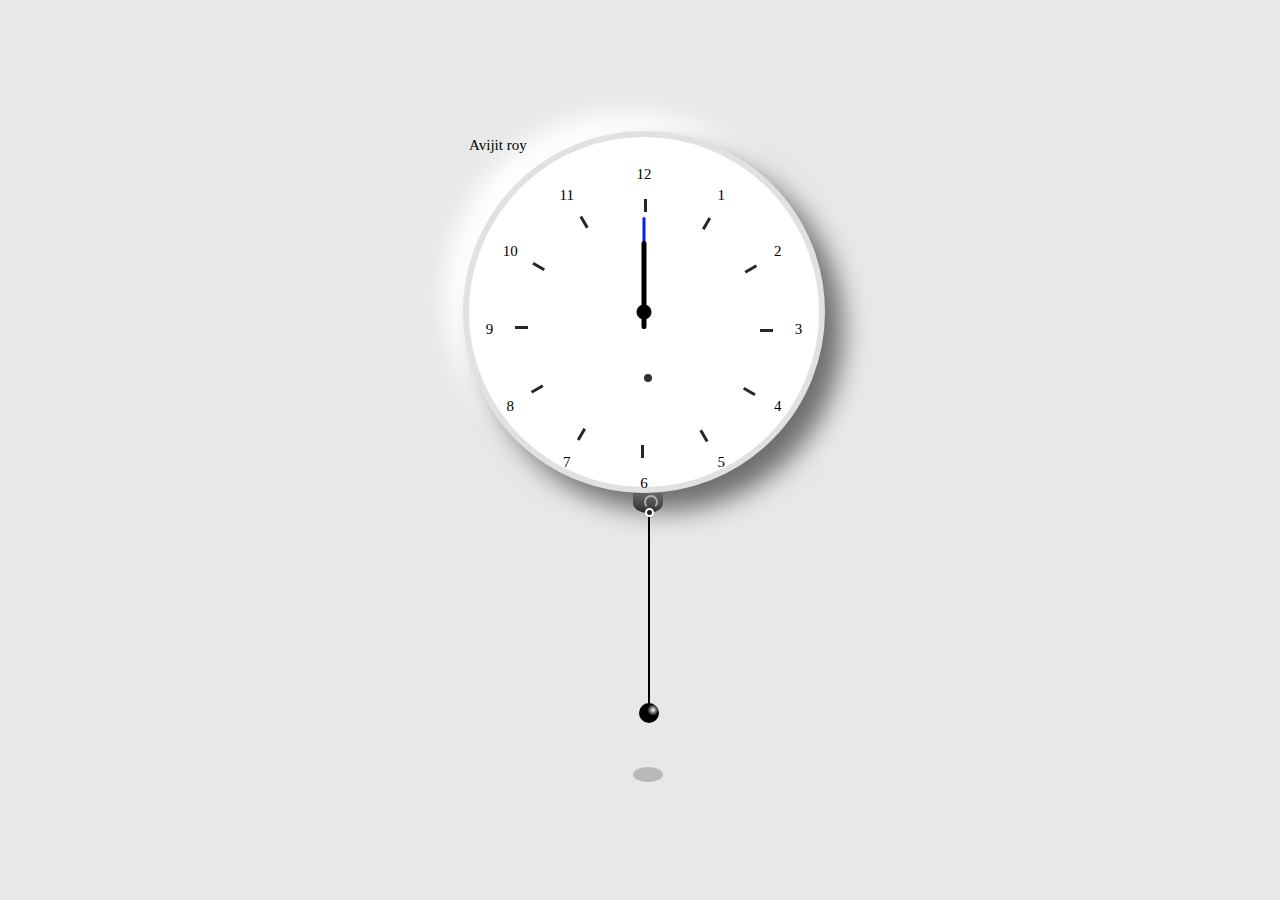
<file: index.html>
<!DOCTYPE html>
<html lang="en">

<head>
  <title>Analog clock</title>
  <meta charset="utf-8">
  <meta name="viewport" content="width=device-width, initial-scale=1">
  <link rel="stylesheet" type="text/css" href="anaclock2.css">
</head>


<body>
  <div class="content">
    <div class="shape">
      <div class="cur-date" id="current-date"></div>
      <div class="my-name">Avijit roy</div>
      <div class="current-seconds" id="cur-sec"></div>
      <div class="clock-number num1">
        <div>1</div>
      </div>
      <div class="clock-number num2">
        <div>2</div>
      </div>
      <div class="clock-number num3">
        <div>3</div>
      </div>
      <div class="clock-number num4">
        <div>4</div>
      </div>
      <div class="clock-number num5">
        <div>5</div>
      </div>
      <div class="clock-number num6">
        <div>6</div>
      </div>
      <div class="clock-number num7">
        <div>7</div>
      </div>
      <div class="clock-number num8">
        <div>8</div>
      </div>
      <div class="clock-number num9">
        <div>9</div>
      </div>
      <div class="clock-number num10">
        <div>10</div>
      </div>
      <div class="clock-number num11">
        <div>11</div>
      </div>
      <div class="clock-number num12">
        <div>12</div>
      </div>
      <div class="clock-hand" id="sec">
        <div class="second-hand"></div>
      </div>
      <div class="clock-hand" id="min">
        <div class="minute-hand"></div>
      </div>
      <div class="clock-hand" id="hr">
        <div class="hour-hand"></div>
      </div>
    </div>
    <div class="base">
      <div class="holder"></div>
      <div class="thread">
        <div class="knob"></div>
        <div class="pendulum"></div>
      </div>
      <div class="shadow"></div>
    </div>
  </div>


  <script src="anaclock3.js">
  </script>
</body>

</html>
</file>
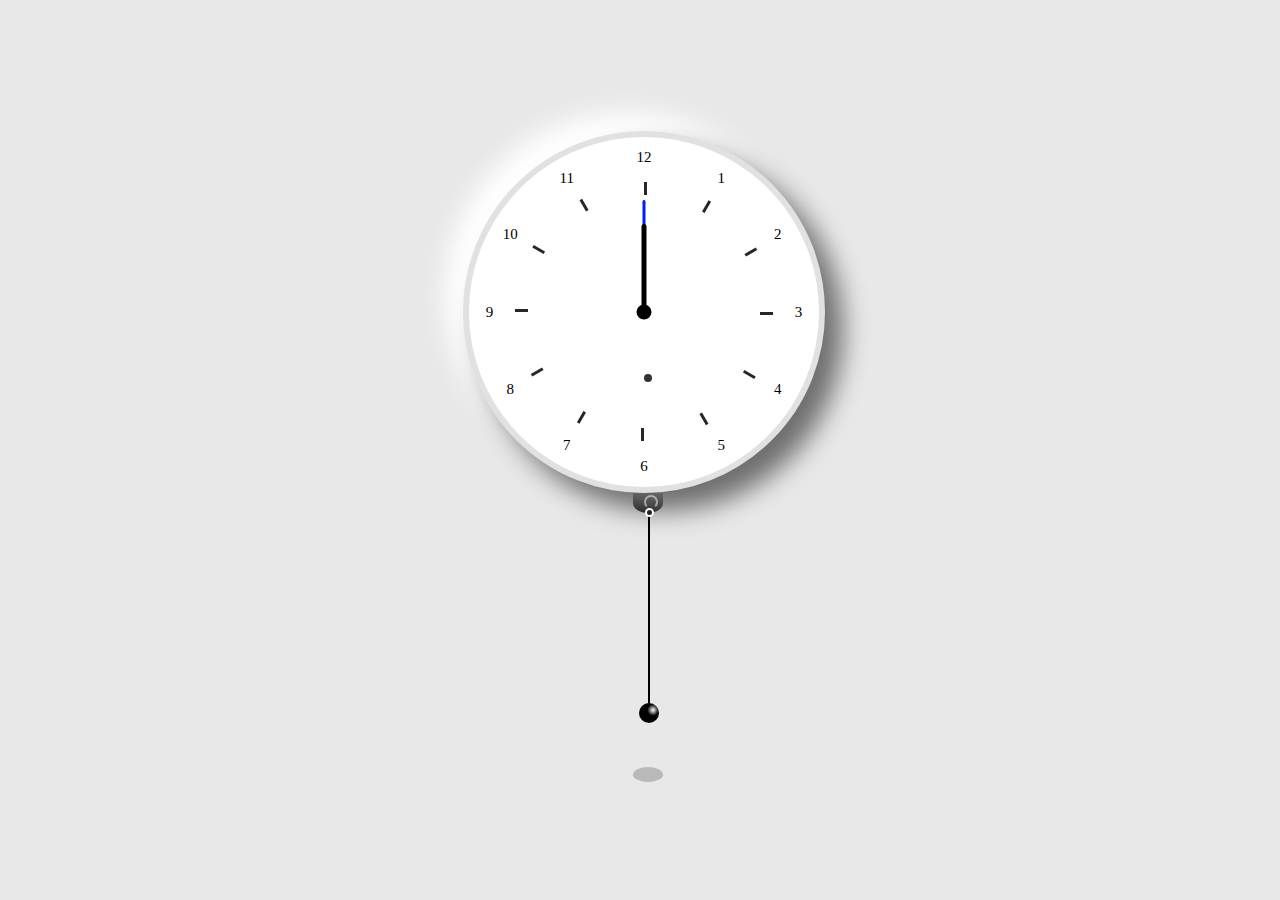
<file: anaclock1.html>
<!DOCTYPE html>
<html lang="en">

<head>
  <title>Analog clock</title>
  <meta charset="utf-8">
  <meta name="viewport" content="width=device-width, initial-scale=1">
  <link rel="stylesheet" type="text/css" href="anaclock2.css">
</head>


<body>
  <div class="content">
    <div class="shape">
      <div class="cur-date" id="current-date"></div>
      <div class="current-seconds" id="cur-sec"></div>
      <div class="clock-number num1">
        <div>1</div>
      </div>
      <div class="clock-number num2">
        <div>2</div>
      </div>
      <div class="clock-number num3">
        <div>3</div>
      </div>
      <div class="clock-number num4">
        <div>4</div>
      </div>
      <div class="clock-number num5">
        <div>5</div>
      </div>
      <div class="clock-number num6">
        <div>6</div>
      </div>
      <div class="clock-number num7">
        <div>7</div>
      </div>
      <div class="clock-number num8">
        <div>8</div>
      </div>
      <div class="clock-number num9">
        <div>9</div>
      </div>
      <div class="clock-number num10">
        <div>10</div>
      </div>
      <div class="clock-number num11">
        <div>11</div>
      </div>
      <div class="clock-number num12">
        <div>12</div>
      </div>
      <div class="clock-hand" id="sec">
        <div class="second-hand"></div>
      </div>
      <div class="clock-hand" id="min">
        <div class="minute-hand"></div>
      </div>
      <div class="clock-hand" id="hr">
        <div class="hour-hand"></div>
      </div>
    </div>
    <div class="base">
      <div class="holder"></div>
      <div class="thread">
        <div class="knob"></div>
        <div class="pendulum"></div>
      </div>
      <div class="shadow"></div>
    </div>
  </div>


  <script src="anaclock3.js">
  </script>
</body>

</html>
</file>
<file: anaclock2.css>
body {
  animation-name: clock-animation;
  animation-iteration-count: infinite;
  animation-duration: 6s;
  width: 100vw;
  height: 80vh;
  display: flex;
  justify-content: center;
  align-items: center;
  font-size: 15px;
  overflow-x: hidden;
  font-family: cursive;
  background-color: rgb(232, 232, 232);
}
.content {
  width: 370px;
  height: 700px;
  position: relative;
  margin-top: 25vh;
}
.shape {
  width: 350px;
  height: 350px;
  border: 6px solid rgb(225, 225, 225);
  border-radius: 50%;
  position: relative;
  background: #ffffff;
  box-shadow: 18px 18px 26px #6e6e6e, -18px -18px 26px #ffffff;
}

.shape::after {
  content: "";
  position: absolute;
  width: 15px;
  height: 15px;
  background: rgb(0, 0, 0);
  left: 50%;
  top: 50%;
  transform: translate(-50%, -50%);
  border-radius: 50%;
}

.cur-date {
  position: absolute;
  font-size: 12px;
  font-weight: bold;
  left: 50%;
  transform: translateX(-50%);
  top: 40%;
  left: 51%;
}

.current-seconds {
  position: absolute;
  font-size: 12px;
  font-weight: bold;
  left: 51%;
  transform: translateX(-50%);
  bottom: 30%;
  background: rgb(49, 49, 49);
  color: #fff;
  padding: 4px;
  border-radius: 5px;
}

.clock-number {
  position: absolute;
  width: 100%;
  height: 100%;
  text-align: center;
}

.clock-number::after {
  content: "";
  position: absolute;
  height: 13px;
  width: 3px;
  top: 13%;
  background: rgb(39, 39, 39);
}

.clock-number > div {
  padding: 12px;
}

.num1 {
  transform: rotate(30deg);
}

.num1 > div {
  transform: rotate(-30deg);
}

.num2 {
  transform: rotate(60deg);
}

.num2 > div {
  transform: rotate(-60deg);
}

.num3 {
  transform: rotate(90deg);
}

.num3 > div {
  transform: rotate(-90deg);
}

.num4 {
  transform: rotate(120deg);
}

.num4 > div {
  transform: rotate(-120deg);
}

.num5 {
  transform: rotate(150deg);
}

.num5 > div {
  transform: rotate(-150deg);
}

.num6 {
  transform: rotate(180deg);
}

.num6 > div {
  transform: rotate(-180deg);
}

.num7 {
  transform: rotate(210deg);
}

.num7 > div {
  transform: rotate(-210deg);
}

.num8 {
  transform: rotate(240deg);
}

.num8 > div {
  transform: rotate(-240deg);
}

.num9 {
  transform: rotate(270deg);
}

.num9 > div {
  transform: rotate(-270deg);
}

.num10 {
  transform: rotate(300deg);
}

.num10 > div {
  transform: rotate(-300deg);
}

.num11 {
  transform: rotate(330deg);
}

.num11 > div {
  transform: rotate(-330deg);
}

.num12 {
  transform: rotate(360deg);
}

.num12 > div {
  transform: rotate(-360deg);
}

.clock-hand {
  width: 100%;
  height: 100%;
  position: absolute;
}

.clock-hand > div {
  left: 50%;
  bottom: 50%;
  transform: translateX(-50%);
  position: absolute;
  border-radius: 12px;
}
.second-hand {
  height: 32%;
  width: 1px;
  background-color: rgb(251, 0, 0);
}
.minute-hand {
  height: 32%;
  width: 3px;
  background-color: #001eff;
}
.hour-hand {
  height: 25%;
  width: 5px;
  background-color: #000000;
}
.holder {
  width: 30px;
  height: 20px;
  background: black;
  margin: auto;
  border-radius: 0 0 50% 50%;
}

.thread {
  display: inline-block;
  width: 2px;
  height: 200px;
  background: black;
  border-radius: 5px;
  position: relative;
  transform-origin: 50% 0;
  animation: moveIt 2.5s ease-in-out infinite;
  left: 50%;
}

.thread:after {
  content: "";
  position: absolute;
  width: 5px;
  height: 5px;
  border-radius: 50%;
  background: rgb(34, 34, 34);
  border: 2px solid white;
  top: -4.5px;
  left: -3.5px;
}

.knob {
  width: 10px;
  height: 10px;
  position: absolute;
  top: -18px;
  left: -4.5px;
  border: 2px solid rgba(255, 255, 255, 0.5);
  border-radius: 50%;
  border-bottom: 2px solid transparent;
}

.pendulum {
  width: 20px;
  height: 20px;
  background: -moz-radial-gradient(
    circle at 70% 35%,
    white,
    #000000 30%,
    #000000 50%
  );
  background: -webkit-radial-gradient(
    circle at 70% 35%,
    white,
    #000000 30%,
    #000000 50%
  );
  background: -o-radial-gradient(
    circle at 70% 35%,
    white,
    #000000 30%,
    #000000 50%
  );
  background: -ms-radial-gradient(
    circle at 70% 35%,
    white,
    #000000 30%,
    #000000 50%
  );
  background: radial-gradient(
    circle at 70% 35%,
    white,
    #000000 30%,
    #000000 50%
  );
  border-radius: 50%;
  position: absolute;
  bottom: -10px;
  left: -9px;
}

.shadow {
  width: 30px;
  height: 15px;
  background: rgba(0, 0, 0, 0.2);
  border-radius: 50%;
  margin: 50px auto 0;
  animation: moveShade 1.25s ease-in-out alternate infinite;
}

@keyframes moveIt {
  0%,
  100% {
    transform: rotate(45deg);
  }

  50% {
    transform: rotate(-45deg);
  }
}

@keyframes moveShade {
  0% {
    transform: translateX(-220px) scale(1.4, 0.5);
    filter: blur(20px);
  }

  50% {
    filter: blur(3px);
  }

  100% {
    transform: translateX(220px) scale(1.4, 0.5);
    filter: blur(20px);
  }
}
</file>
